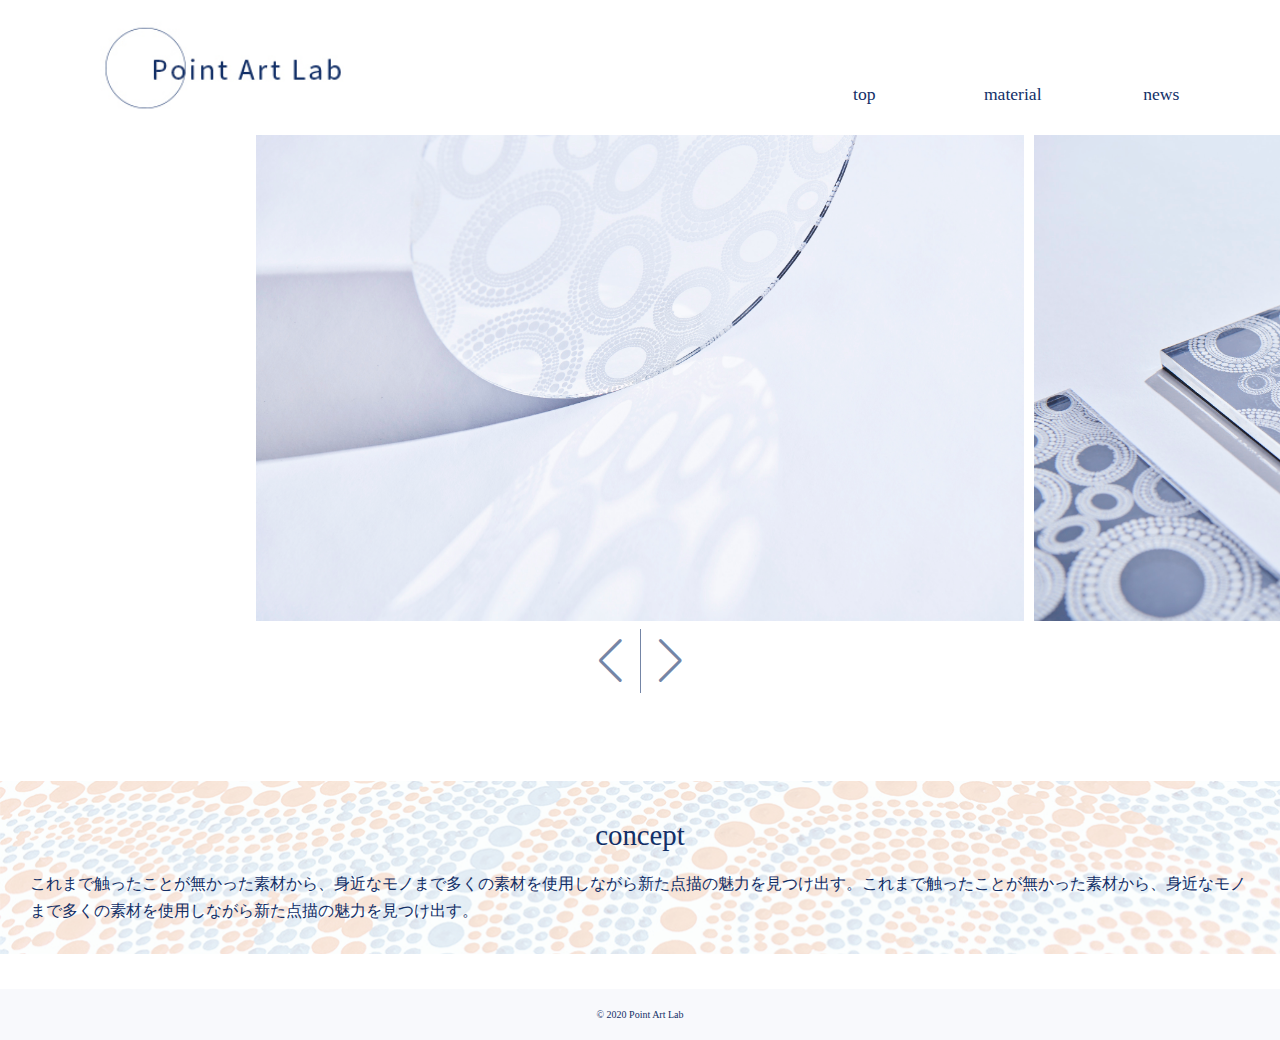
<file: index.html>
<!DOCTYPE html>
<html lang="ja">
  <head>
    <meta charset="utf-8">
    <title>Point Art Lab</title>
    <meta name="description"content="点描作品の紹介">
    <meta name="viwport" content="width=device-width,intial-scale=1">
    <link rel="stylesheet" href="css/style.css">
    <link rel="stylesheet" href="css/swiper_style.css">
    <link href="https://fonts.googleapis.com/css?family=Noto+Sans+JP" rel="stylesheet">
    <meta charset="utf-8">
    <link rel="stylesheet" href="https://unpkg.com/swiper/swiper-bundle.min.css">
    <script type="text/javascript" src="https://ajax.googleapis.com/ajax/libs/jquery/1.7.1/jquery.min.js"></script>
    <script src="https://unpkg.com/swiper/swiper-bundle.min.js"></script>
    <script src="js/script.js"></script>
  </head>
  <body>
    <header class= "page-header wrapper">
      <!--ロゴマーク-->
      <h1><a href="index.html"><img class="logo" src="images/logo.jpg" alt="Point Art Lab"></a></h1>
      <nav>
        <ul class="main-nav">
          <li><a href="index.html">top</a></li>
          <li><a href="material.html">material</a></li>
          <li><a href="news.html">news</a></li>
        </ul>
      </nav>
    </header>
    <div id="top" class="page-top"></div>
    <!--スライダー-->
    <!-- Swiper -->
    <div class="swiper-container">
      <div class="swiper-wrapper">
        <div class="swiper-slide">
          <div class="swiper-image" style="background-image: url(images/16125.jpg);"></div>
        </div>
        <div class="swiper-slide">
          <div class="swiper-image" style="background-image: url(images/16119.jpg);"></div>
        </div>
        <div class="swiper-slide">
          <div class="swiper-image" style="background-image: url(images/16030.jpg);"></div>
        </div>
      </div>
    </div>
    <div class="swiper-button-container">
      <!-- Add Arrows -->
      <div class="swiper-button">
        <div class="swiper-button-prev"></div>
      </div>
      <div class="swiper-button">
        <div class="swiper-button-next"></div>
      </div>
    </div>
      
    <!--concept-->   
    <div id="concept">
      <div class="wrapper">
        <h2 class="page-title">concept</h2>
        <p>
          これまで触ったことが無かった素材から、身近なモノまで多くの素材を使用しながら新た点描の魅力を見つけ出す。これまで触ったことが無かった素材から、身近なモノまで多くの素材を使用しながら新た点描の魅力を見つけ出す。
        </p>
      </p>
        </p>
      </div>
    </div>
    <!--footer-->
    <footer>
      <div class="wrapper">
        <p><small>&copy; 2020 Point Art Lab</small></p>
      </div>
    </footer>
  </body>
</html>
</file>
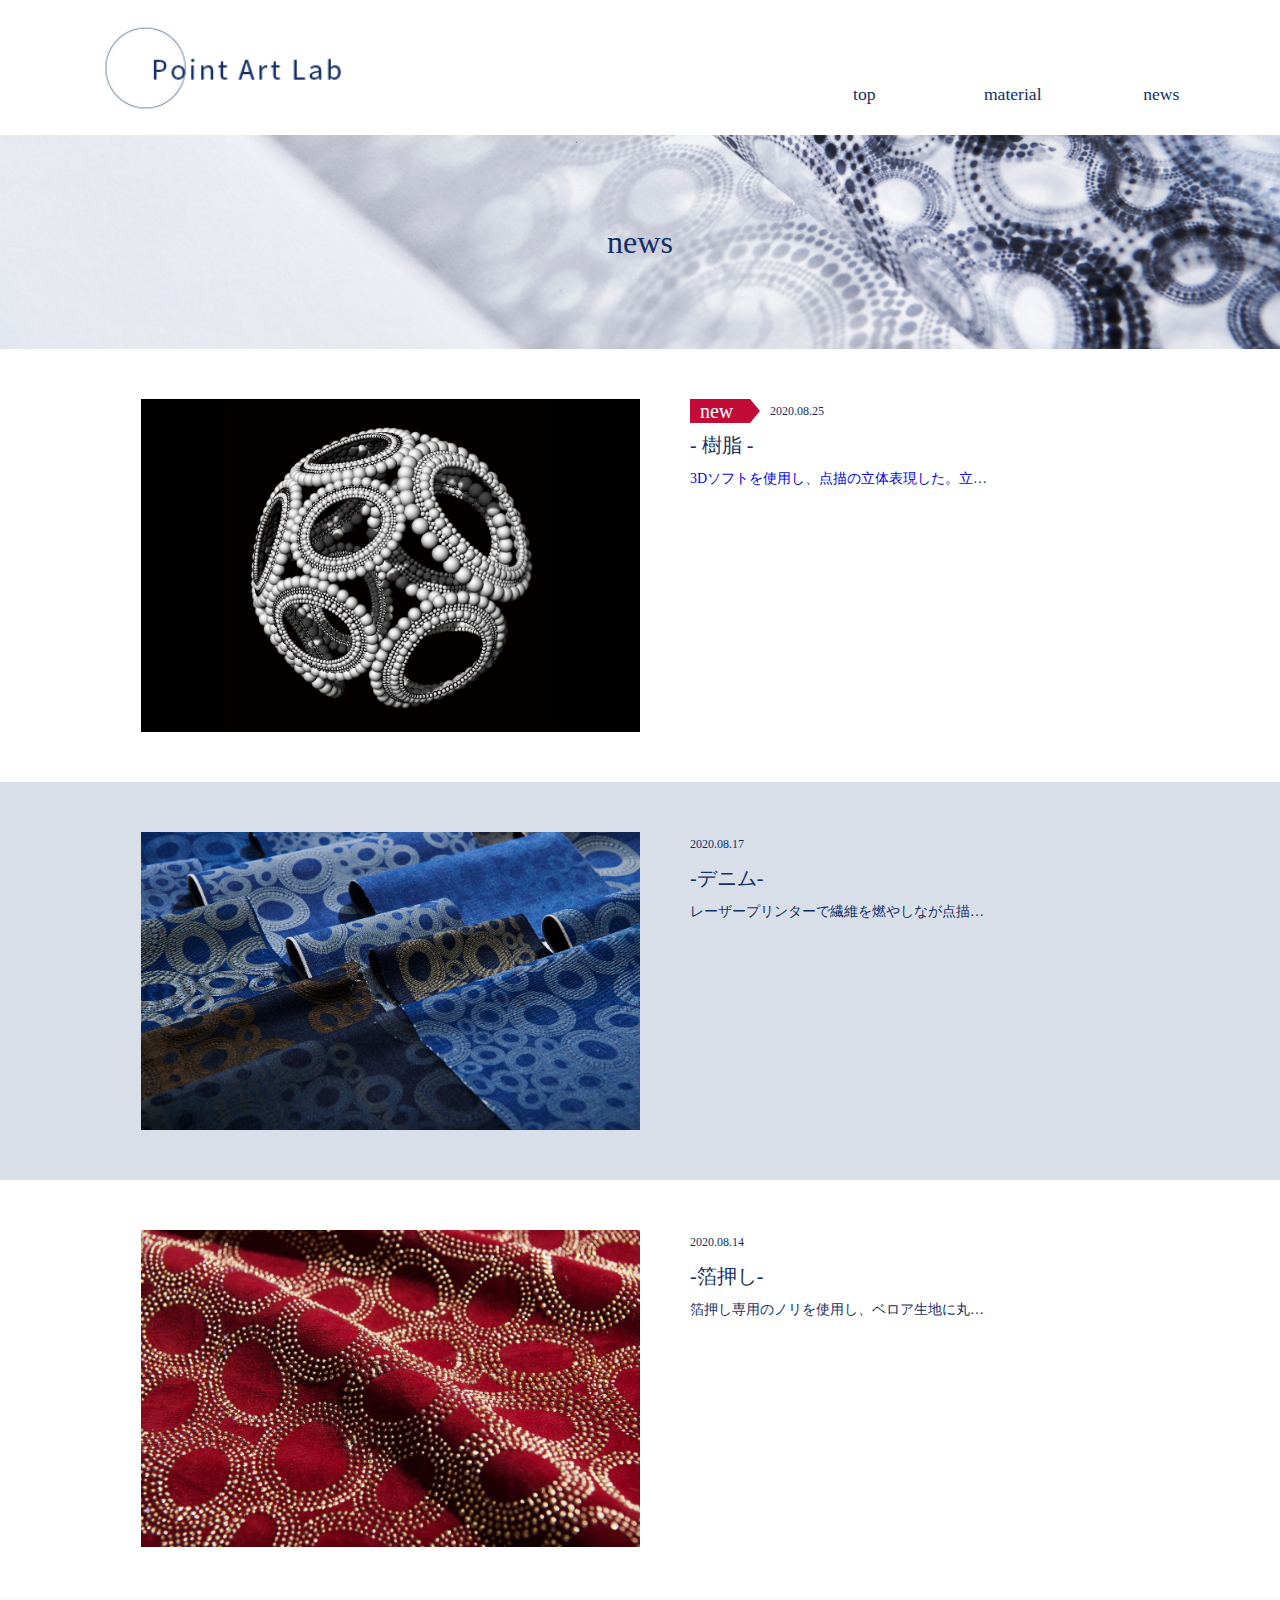
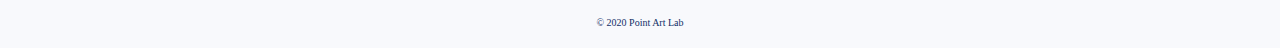
<file: news.html>
<!DOCTYPE html>
<html lang="ja">
  <head>
    <meta charset="utf-8" />
    <title>Point Art Lab</title>
    <meta name="description" content="点描作品の紹介" />
    <meta name="viewport" content="width=device-width, initial-scale=1">
    <meta charset="utf-8" />
    <link rel="stylesheet" href="css/style.css" />
    <link rel="stylesheet" href="css/swiper_style.css" />
    <link href="https://fonts.googleapis.com/css?family=Noto+Sans+JP" rel="stylesheet" />
    <link rel="stylesheet" href="https://unpkg.com/swiper/swiper-bundle.min.css" />
  </head>
  <body>
    <div id="news" class="big-bg">
      <header class="page-header wrapper">
        <!--ロゴマーク-->
        <h1>
          <a href="index.html"><img class="logo" src="images/logo.jpg" alt="Point Art Lab" /></a>
        </h1>
        <nav>
          <ul class="main-nav">
            <li><a href="index.html">top</a></li>
            <li><a href="material.html">material</a></li>
            <li><a href="news.html">news</a></li>
          </ul>
        </nav>
      </header>
      <div class="news-title wrapper">
        <h2 class="page-title">News</h2>
      </div>
      <!-- /.wrapper -->
    </div>
    <!-- /#news -->
    <!--テキストエリア-->
    <div class="news-contents">
      <div class="news-inner">
        <div class="news-wrapper">
          <div class="news-item">
            <div class="news-image">
            <a href="detail page.html"><img src="images/image_1.jpg" alt="点描作品" /></a>
            </div>
            <div class="news-text">
              <div class="news-onair">
                <div class="news-new">new</div>
                <div class="news-date">2020.08.25</div>
              </div>
              <p class="news-name">- 樹脂 -</p>
              <label class="max_300px">
                <a href="detail page.html"> 3Dソフトを使用し、点描の立体表現した。立体にすることで動きのある表現や平面では気がつかなかったフォルムの特徴を知ることができた。
                  制作時間は7時間。</a>
              </label>
            </div>
          </div>
        </div>
        <div class="news-wrapper">
          <div class="news-item">
            <div class="news-image">
              <img src="images/15998.jpg" alt="点描作品" />
            </div>
            <div class="news-text">
              <div class="news-onair">
                <div class="news-date">2020.08.17</div>
              </div>
              <p class="news-name">-デニム-</p>
              <label class="max_300px">
                レーザープリンターで繊維を燃やしなが点描模様を表現した。レーザーの出力スピードやパワーによって模様が変化する。
              </label>
            </div>
          </div>
        </div>
        <div class="news-wrapper">
          <div class="news-item">
            <div class="news-image">
              <img src="images/200125.jpg" alt="点描作品" />
            </div>
            <div class="news-text">
              <div class="news-onair">
                <div class="news-date">2020.08.14</div>
              </div>
              <p class="news-name">-箔押し-</p>
              <label class="max_300px">
                箔押し専用のノリを使用し、ベロア生地に丸を1個ずつ描いて立体感を出した。
              </label>
            </div>
          </div>
        </div>
      </div>
    </div>
    <!--footer-->
    <footer>
      <div class="wrapper">
        <p><small>&copy; 2020 Point Art Lab</small></p>
      </div>
    </footer>
  </body>
</html>
</file>
<file: css/style.css>
@charset "utf-8";
* {
  margin: 0;
  padding: 0;
}

a {
  text-decoration: none;
}
ul,
ol {
  list-style: none;
}
img {
  vertical-align: middle;
}

html {
  font-size: 100%;
}
body {
  font-family: " Noto Sans JP";
  line-height: 1.7;
  color: #122f67;
}
a {
  text-decoration: none;
}
img {
  max-width: 100%;
}
#wrapper {
  max-width: 1100px;
  margin: 0 auto;
  margin-bottom: 20px;
  padding-top: 40px;
}
/* 背景画像 */
.textarea {
  background-size: cover;
  background-position: 0px 630px;
  background-repeat: no-repeat;
}

/*見出し*/
.page-title {
  font-size: 1.8rem;
  font-family: "Noto+Sans+JP";
  text-transform: lowercase;
  font-weight: normal;
  text-align: center;
  padding-top: 30px;
  padding-bottom: 10px;
  
}

#page-title {
  background-image: url(../images/background.jpg/);
  min-width: 100vh;
}
iframe {
  width: 100%;
}

/* HEADER
------------------------------- */
.page-header {
  display: flex;
  justify-content: space-between;
}
.logo {
  width: 244px;
  margin-top: 20px;
  margin-left: 100px;
  margin-bottom: 20px;
}
.main-nav {
  display: flex;
  width: 450px;
  font-size: 1.1rem;
  text-transform: uppercase;
  margin-top: 80px;
  margin-right: 40px;
  list-style: none;
  text-transform: lowercase; 
}
.main-nav li {
  width: 33%;
  text-align: center;
}
.main-nav a {
  color: #122f67;
}
.main-nav a:hover {
  color: #c2e0e0;
}
/* index
------------------------------- */
#concept {
  width: 100%;
  background-image: url(../images/background_material.jpg);
  background-repeat: no-repeat;
  background-size: cover;
  padding-bottom: 30px;
  margin-bottom: 35px;
}
.concept-text {
  width: calc(100% - 160px);
  padding: 0 80px;
  font-size: 16px;
}
#concept p {
  padding: 0 30px;
}
/* material
------------------------------- */
#material {
  background-image: url(../images/background_material_2.jpg);
  background-position: bottom;
  background-size: 100%;
}
#material h2 {
  background-image: url(../images/16194.jpg);
  background-position: center;
  background-size: cover;
  font-size: 2.0rem;
  text-align: center;
  padding-top: 80px;
  padding-bottom: 80px;
}
.material-wrapper {
  padding: 20px 50px 0;
}
.grid {
  display: grid;
  gap: 26px;
  grid-template-columns: repeat(2, minmax(240px, 1fr));
  margin-top: 6%;
  margin-bottom: 50px;
}
.material-item-wrapper {
  display: flex;
  justify-content: space-between;
  flex-wrap: wrap;
  width: 100%;
  padding-top: 40px;
}
.material-item {
  width: calc((100% - 40px) / 2);
  margin-bottom: 40px;
}
/* NEWS
------------------------------- */
#news h2 {
  background-image: url(../images/new.jpg);
  background-size: cover;
  font-size: 2.0rem;
  font-family: "Noto+Sans+JP";
  text-transform: lowercase;
  font-weight: normal;
  text-align: center;
  padding-top: 80px;
  padding-bottom: 80px;
}
.news-contents {
  width: 100%;
}
.news-inner {
  width: 100%;
}
.news-wrapper {
  width: 100%;
}
.news-wrapper:nth-child(2n) {
  background-color: #d9dfe9;
}
.news-item {
  display: flex;
  width: 78%;
  max-width: 1000px;
  margin: 0 auto;
  padding: 50px 0;
}
.news-image {
  width: 50%;
}
.news-text {
  width: calc(50% - 100px);
  padding: 0 50px;
  font-size: 14px;
}
.news-onair {
  display: flex;
  position: relative;
  font-size: 12px;
  height: 24px;
}
.news-new {
  position: relative;
  width: 50px;
  font-size: 20px;
  line-height: 24px;
  color: white;
  background-color: #c20c37;
  padding-left: 10px;
  margin-right: 20px;
}
.news-new::after {
  /* 三角形 */
  content: "";
  position: absolute;
  top: 0;
  left: 100%;
  border-style: solid;
  border-color: transparent;
  border-left-color: #c20c37;
  border-width: 12px 10px;
  width: 0;
  height: 0;
}
.news-date {
  line-height: 24px;
}
.news-name {
  font-size: 20px;
  padding: 5px 0;
}
.story-onair {
  background-image: url(../images/1212.jpg);
}
label.max_300px{
  display: block;
  width: 300px;
  white-space: nowrap;
  text-overflow: ellipsis;
  overflow: hidden;
}
/* detail page
------------------------------- */
#detail h2 {
  background-image: url(../images/new.jpg);
  background-size: cover;
  font-size: 2.0rem;
  text-align: center;
  padding-top: 80px;
  padding-bottom: 80px;
}
#post-title {
  text-align: center;
}
.detail-contents p {
  justify-content: space-between;
}
#detail-contents {
  margin: 0 auto;
}
.detail-new {
  position: relative;
  width: 55px;
  font-size: 20px;
  line-height: 24px;
  color: white;
  background-color: #c20c37;
  padding-left: 10px;
  margin-right: 20px;
}
.detail-new::after {
  /* 三角形 */
  content: "";
  position: absolute;
  top: 0;
  left: 100%;
  border-style: solid;
  border-color: transparent;
  border-left-color: #c20c37;
  border-width: 12px 10px;
  width: 0;
  height: 0;
}
/* 記事部分 */
article {
  margin-left: 90px;
  margin-right: 90px;
}
article P {
  margin-bottom: 60px;
}
.post-title {
  font-family: "Noto Sans JP", serif;
  font-size: 25px;
  font-weight: normal;
  font-weight: bold;
}
.post-title,
.post-cat {
  text-align: center;
  margin-bottom: 20px;
  margin-top: 20px;
}
.post-info {
  display: flex;
  position: relative;
  font-size: 12px;
  height: 24px;
  margin-top: 60px;
}
article img {
  margin-bottom: 20px;
}
.post-date {
  font-size: 14px;
  margin: 2px;
}
/* フッター
------------------------------- */
footer {    
  font-size: 12px;
  background: #f8f9fc;
  text-align: center;
  padding: 15px 0;
  margin-top: auto;
}
body,
#wrapper {
  display: flex;
  flex-direction: column;
  min-height: 100vh;
}
 
footer {
  margin-top: auto;
}
@media screen and (max-width: 600px)  { 
  /* ニュース
------------------------------- */
  .nav style {
    text-align: center;}
  .main-nav li {
    width: auto;
    margin: auto;
    margin-bottom: 20px;
  }
  .main-nav {
    font-size: 10px;
    margin: auto;
    margin-top: 10px;
    width: auto;
  }
  .logo {
    margin: auto;
    margin-top: 10px;
    margin-left: 115px;
    width: auto;
    width: 150px;
  }
#news h2 {
  font-size: 13px;
  font-family: initial;
  padding-bottom: 30px;
  padding-top: 30px;
  font-weight: bold;
}
.news-item {
position: static;
display: block;
padding-top: 30px;
padding-bottom: 30px;
}
.news-image {
  width: auto;
}
.news-text {
  padding: 0 0%;
}
.news-name {
  font-size: 14px;
  font-weight: bold;
  padding: 3px 0;
}
.news-new {
  font-size: 12px;
  line-height: 17px;
  padding-left: 6px;
  padding-right: 3px;
}
.news-date {
  font-size: 10px;
  line-height: 19px;
}
.page-header {
  display: block;
}
label.max_300px {
  font-size: 10px;
}
.news-onair {
  height: 18px;
  padding: 7px 0 0 0;
}
.news-new::after {
  border-width: 9px 9px;
}
/* detail page
------------------------------- */
#detail h2 {
  font-size: 13px;
  padding-top: 30px;
  padding-bottom: 30px;
}
article {
  margin-left: 45.547px;
  margin-right: 45.547px;
}
article P {
  margin-bottom: 60px;
}
.post-title {
  font-size: 14px;
  font-weight: bold;
}
.post-date {
  font-size: 10px;
  padding-top: 11px;
}
article p {
  font-size: 10px;
}
article img {
  margin-bottom: 10px;
}
.detail-new {
  width: 34px;
  font-size: 12px;
  line-height: 17px;
  padding-left: 6px;
  margin-top: 10px;
}
.detail-new::after {
  border-width: 9px 9px;
}
.post-info {
  margin-top: 10px;
  font-size: 12px;
  height: 28px;
}
/* マテリアル
------------------------------- */
#material h2 {
  font-size: 13px;
padding-top: 30px;
padding-bottom: 30px;
font-weight: bold;
}
#wrapper {
  font-size: 10px;
  margin-bottom: auto;
  padding-top: 20px;
}
.material-wrapper {
  padding: 20px 20px 0;
}
.material-item {
  width: calc((100% - 20px) / 2);
  margin-bottom: 20px;
}
.pafa-title {
  font-size: 14px;
}
.material-item-wrapper {
  padding-top: 20px;
}

}
</file>
